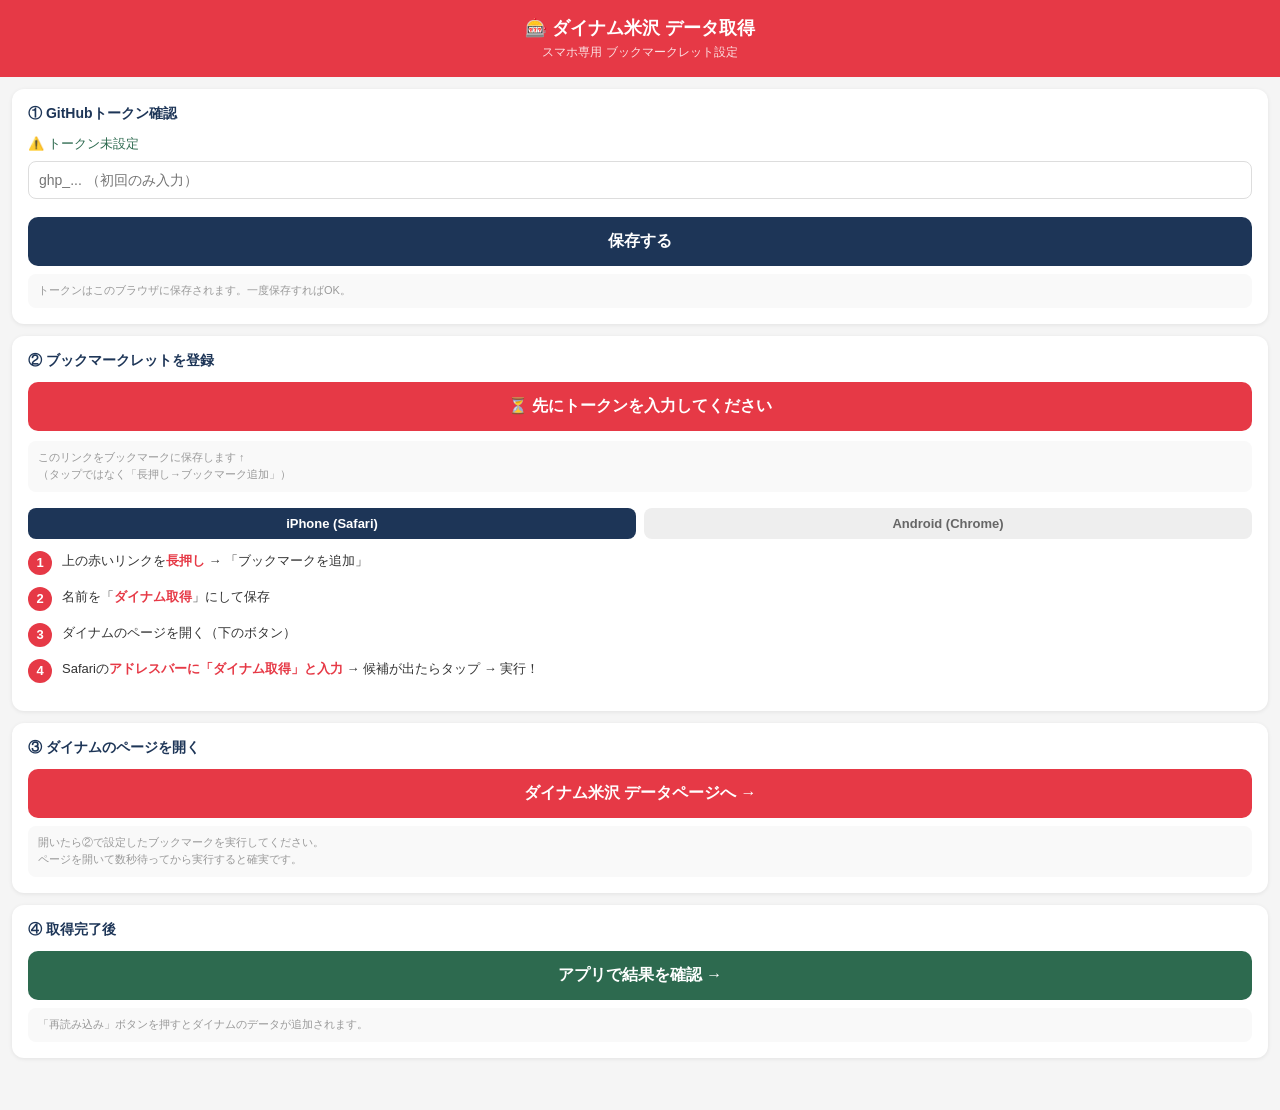
<file: docs/dynam.html>
<!DOCTYPE html>
<html lang="ja">
<head>
  <meta charset="UTF-8">
  <meta name="viewport" content="width=device-width, initial-scale=1.0">
  <title>ダイナム米沢 データ取得</title>
  <style>
    * { box-sizing: border-box; margin: 0; padding: 0; }
    body { font-family: -apple-system, BlinkMacSystemFont, 'Segoe UI', sans-serif; background: #f5f5f5; color: #333; }
    .header { background: #e63946; color: #fff; padding: 16px; text-align: center; }
    .header h1 { font-size: 18px; }
    .header p  { font-size: 12px; margin-top: 4px; opacity: .85; }
    .card { background: #fff; border-radius: 12px; margin: 12px; padding: 16px; box-shadow: 0 1px 4px rgba(0,0,0,.08); }
    .card h2 { font-size: 14px; font-weight: 700; margin-bottom: 12px; color: #1d3557; }
    .btn { display: block; width: 100%; padding: 14px; border: none; border-radius: 10px; font-size: 16px; font-weight: 700; cursor: pointer; text-align: center; text-decoration: none; margin-top: 10px; }
    .btn-red   { background: #e63946; color: #fff; }
    .btn-blue  { background: #1d3557; color: #fff; }
    .btn-green { background: #2d6a4f; color: #fff; }
    .btn-gray  { background: #eee; color: #555; font-size: 13px; }
    .step { display: flex; align-items: flex-start; gap: 10px; margin-bottom: 12px; }
    .step-num { background: #e63946; color: #fff; border-radius: 50%; width: 24px; height: 24px; flex-shrink: 0; display: flex; align-items: center; justify-content: center; font-size: 13px; font-weight: 700; }
    .step-text { font-size: 13px; line-height: 1.6; }
    .step-text strong { color: #e63946; }
    .note { font-size: 11px; color: #999; background: #f9f9f9; border-radius: 8px; padding: 8px 10px; margin-top: 8px; line-height: 1.6; }
    input[type=password] { width: 100%; padding: 10px; border: 1px solid #ddd; border-radius: 8px; font-size: 14px; margin-bottom: 8px; }
    .saved-badge { display: inline-block; background: #2d6a4f; color: #fff; border-radius: 12px; padding: 2px 10px; font-size: 11px; margin-left: 8px; }
    #bm-link { display: block; background: #e63946; color: #fff; border-radius: 10px; padding: 14px; text-align: center; font-size: 16px; font-weight: 700; text-decoration: none; margin-top: 10px; word-break: break-all; }
    .platform-tabs { display: flex; gap: 8px; margin-bottom: 12px; }
    .tab { flex: 1; padding: 8px; text-align: center; border-radius: 8px; font-size: 13px; font-weight: 600; cursor: pointer; border: none; }
    .tab.active { background: #1d3557; color: #fff; }
    .tab.inactive { background: #eee; color: #666; }
    .platform-content { display: none; }
    .platform-content.active { display: block; }
  </style>
</head>
<body>

<div class="header">
  <h1>🎰 ダイナム米沢 データ取得</h1>
  <p>スマホ専用 ブックマークレット設定</p>
</div>

<!-- トークン設定 -->
<div class="card">
  <h2>① GitHubトークン確認</h2>
  <div id="token-status" style="font-size:13px;color:#2d6a4f;margin-bottom:8px"></div>
  <input type="password" id="token-input" placeholder="ghp_... （初回のみ入力）">
  <button class="btn btn-blue" onclick="saveToken()">保存する</button>
  <p class="note">トークンはこのブラウザに保存されます。一度保存すればOK。</p>
</div>

<!-- ブックマークレットリンク -->
<div class="card">
  <h2>② ブックマークレットを登録</h2>
  <a id="bm-link" href="#">⏳ トークンを入力してください</a>
  <div class="note" style="margin-top:10px">このリンクをブックマークに保存します ↑<br>（タップではなく「長押し→ブックマーク追加」）</div>

  <div class="platform-tabs" style="margin-top:16px">
    <button class="tab active" onclick="switchTab('ios')">iPhone (Safari)</button>
    <button class="tab inactive" onclick="switchTab('android')">Android (Chrome)</button>
  </div>

  <div id="tab-ios" class="platform-content active">
    <div class="step"><div class="step-num">1</div><div class="step-text">上の赤いリンクを<strong>長押し</strong> → 「ブックマークを追加」</div></div>
    <div class="step"><div class="step-num">2</div><div class="step-text">名前を「<strong>ダイナム取得</strong>」にして保存</div></div>
    <div class="step"><div class="step-num">3</div><div class="step-text">ダイナムのページを開く（下のボタン）</div></div>
    <div class="step"><div class="step-num">4</div><div class="step-text">Safariの<strong>アドレスバーに「ダイナム取得」と入力</strong> → 候補が出たらタップ → 実行！</div></div>
  </div>

  <div id="tab-android" class="platform-content">
    <div class="step"><div class="step-num">1</div><div class="step-text">上の赤いリンクを<strong>長押し</strong> → 「リンクをコピー」</div></div>
    <div class="step"><div class="step-num">2</div><div class="step-text">Chrome右上メニュー → 「☆ ブックマークに追加」して任意ページを保存</div></div>
    <div class="step"><div class="step-num">3</div><div class="step-text">ブックマーク一覧を開いて「編集」→ URLをコピーしたものに<strong>貼り替え</strong></div></div>
    <div class="step"><div class="step-num">4</div><div class="step-text">ダイナムのページで<strong>アドレスバーにブックマーク名を入力</strong> → タップ → 実行！</div></div>
  </div>
</div>

<!-- ダイナムへ移動 -->
<div class="card">
  <h2>③ ダイナムのページを開く</h2>
  <a class="btn btn-red" href="https://www.dynam-data.jp/h/a725254/" target="_blank">ダイナム米沢 データページへ →</a>
  <p class="note" style="margin-top:8px">開いたら②で設定したブックマークを実行してください。<br>ページを開いて数秒待ってから実行すると確実です。</p>
</div>

<!-- アプリに戻る -->
<div class="card">
  <h2>④ 取得完了後</h2>
  <a class="btn btn-green" href="https://min-juggler.github.io/juggler/">アプリで結果を確認 →</a>
  <p class="note" style="margin-top:8px">「再読み込み」ボタンを押すとダイナムのデータが追加されます。</p>
</div>

<div style="height:40px"></div>

<script>
const REPO = 'min-juggler/juggler';
const GITHUB_BASE = 'https://raw.githubusercontent.com/' + REPO + '/main/docs/';

function getToken() {
  return localStorage.getItem('github_token') || '';
}

function saveToken() {
  const t = document.getElementById('token-input').value.trim();
  if (!t) { alert('トークンを入力してください'); return; }
  localStorage.setItem('github_token', t);
  updateUI();
  alert('保存しました！');
}

function switchTab(tab) {
  document.querySelectorAll('.tab').forEach(el => el.className = 'tab inactive');
  document.querySelectorAll('.platform-content').forEach(el => el.classList.remove('active'));
  event.currentTarget.className = 'tab active';
  document.getElementById('tab-' + tab).classList.add('active');
}

async function buildBookmarklet(token) {
  try {
    const r = await fetch(GITHUB_BASE + 'bookmarklet_dynam.js?_=' + Date.now(), { cache: 'no-store' });
    const code = await r.text();
    const replaced = code
      .replace(/__TOKEN__/g, token)
      .replace(/__REPO__/g, REPO);
    return 'javascript:' + encodeURIComponent('(async function(){' + replaced.replace(/^\(async function\(\)\{/, '').replace(/\}\)\(\);?\s*$/, '') + '})();');
  } catch(e) {
    return null;
  }
}

async function updateUI() {
  const token = getToken();
  const statusEl = document.getElementById('token-status');
  const bmLink = document.getElementById('bm-link');

  if (token) {
    statusEl.innerHTML = '✅ トークン設定済み <span class="saved-badge">保存済</span>';
    document.getElementById('token-input').placeholder = '変更する場合のみ入力';
    bmLink.textContent = '⏳ ブックマークレット生成中...';
    const url = await buildBookmarklet(token);
    if (url) {
      bmLink.href = url;
      bmLink.textContent = '🎰 ダイナムデータ取得（ここを長押し）';
    } else {
      bmLink.textContent = '❌ 生成失敗（ネット接続確認）';
    }
  } else {
    statusEl.textContent = '⚠️ トークン未設定';
    bmLink.href = '#';
    bmLink.textContent = '⏳ 先にトークンを入力してください';
    bmLink.onclick = e => { e.preventDefault(); alert('トークンを入力・保存してください'); };
  }
}

updateUI();
</script>

</body>
</html>
</file>
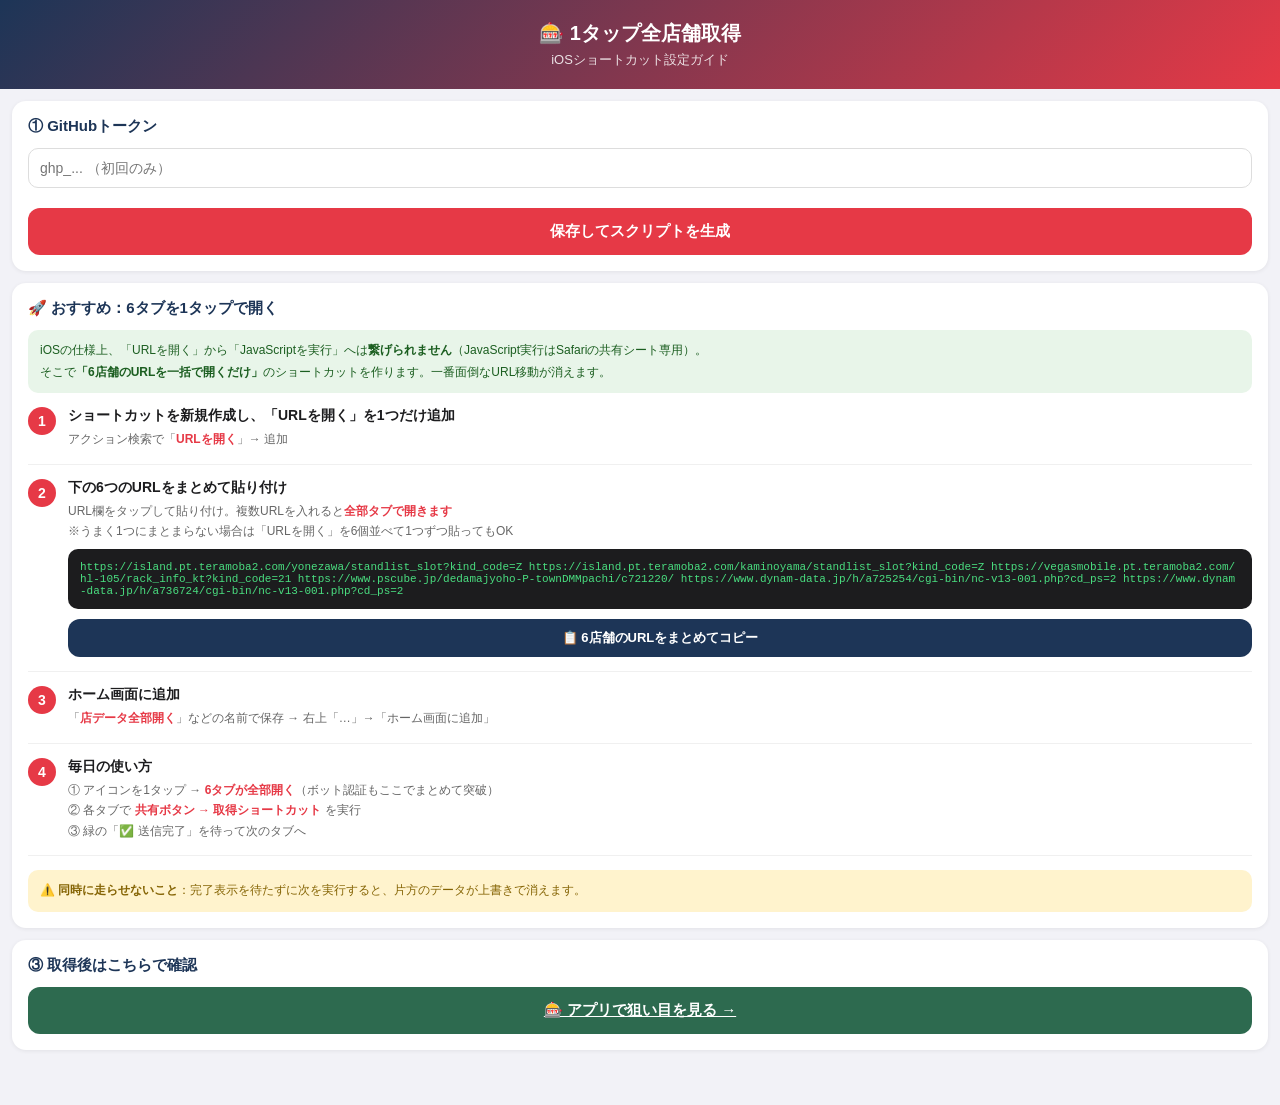
<file: docs/shortcut.html>
<!DOCTYPE html>
<html lang="ja">
<head>
  <meta charset="UTF-8">
  <meta name="viewport" content="width=device-width, initial-scale=1.0">
  <title>1タップ全店舗取得 – iOSショートカット設定</title>
  <style>
    *{box-sizing:border-box;margin:0;padding:0}
    body{font-family:-apple-system,BlinkMacSystemFont,'Segoe UI',sans-serif;background:#f2f2f7;color:#1c1c1e}
    .header{background:linear-gradient(135deg,#1d3557,#e63946);color:#fff;padding:20px 16px;text-align:center}
    .header h1{font-size:20px;margin-bottom:4px}
    .header p{font-size:13px;opacity:.85}
    .card{background:#fff;border-radius:14px;margin:12px;padding:16px;box-shadow:0 1px 4px rgba(0,0,0,.07)}
    .card h2{font-size:15px;font-weight:700;margin-bottom:12px;color:#1d3557}
    .btn{display:block;width:100%;padding:14px;border:none;border-radius:12px;font-size:15px;font-weight:700;cursor:pointer;text-align:center;margin-top:10px}
    .btn-primary{background:#e63946;color:#fff}
    .btn-copy{background:#1d3557;color:#fff;font-size:13px;padding:10px}
    .btn-green{background:#2d6a4f;color:#fff}
    .step{display:flex;align-items:flex-start;gap:12px;margin-bottom:14px;padding-bottom:14px;border-bottom:1px solid #f0f0f0}
    .step:last-child{border-bottom:none;margin-bottom:0}
    .step-num{background:#e63946;color:#fff;border-radius:50%;width:28px;height:28px;flex-shrink:0;display:flex;align-items:center;justify-content:center;font-size:14px;font-weight:700}
    .step-body{flex:1}
    .step-title{font-size:14px;font-weight:700;margin-bottom:4px}
    .step-desc{font-size:12px;color:#666;line-height:1.7}
    .step-desc strong{color:#e63946}
    .code-block{background:#1c1c1e;color:#4ade80;border-radius:10px;padding:12px;font-size:11px;font-family:monospace;word-break:break-all;margin-top:8px;max-height:80px;overflow:hidden;position:relative}
    .code-block.expanded{max-height:none}
    .token-ok{display:inline-block;background:#2d6a4f;color:#fff;border-radius:8px;padding:2px 8px;font-size:11px;margin-left:6px}
    input[type=password]{width:100%;padding:11px;border:1px solid #ddd;border-radius:10px;font-size:14px;margin-bottom:10px}
    .store-card{background:#f7f7f7;border-radius:10px;padding:12px;margin-bottom:10px}
    .store-card h3{font-size:13px;font-weight:700;margin-bottom:8px;color:#333}
    .copied{background:#2d6a4f!important}
    .flow-arrow{text-align:center;font-size:20px;color:#ccc;margin:4px 0}
    .badge{display:inline-block;border-radius:6px;padding:2px 8px;font-size:11px;font-weight:700;margin-right:4px}
    .badge-ios{background:#007aff;color:#fff}
    .badge-auto{background:#2d6a4f;color:#fff}
    .tag-new{background:#ff9f0a;color:#fff;border-radius:6px;padding:1px 6px;font-size:10px;margin-left:4px}
  </style>
</head>
<body>

<div class="header">
  <h1>🎰 1タップ全店舗取得</h1>
  <p>iOSショートカット設定ガイド</p>
</div>

<!-- STEP0: トークン -->
<div class="card">
  <h2>① GitHubトークン <span id="token-badge"></span></h2>
  <input type="password" id="token-input" placeholder="ghp_... （初回のみ）">
  <button class="btn btn-primary" onclick="saveToken()">保存してスクリプトを生成</button>
</div>

<!-- おすすめ: 6タブ一括オープン -->
<div class="card">
  <h2>🚀 おすすめ：6タブを1タップで開く</h2>

  <div style="background:#e8f5e9;border-radius:10px;padding:10px 12px;margin-bottom:14px;font-size:12px;color:#1b5e20;line-height:1.8">
    iOSの仕様上、「URLを開く」から「JavaScriptを実行」へは<b>繋げられません</b>（JavaScript実行はSafariの共有シート専用）。<br>
    そこで<b>「6店舗のURLを一括で開くだけ」</b>のショートカットを作ります。一番面倒なURL移動が消えます。
  </div>

  <div class="step">
    <div class="step-num">1</div>
    <div class="step-body">
      <div class="step-title">ショートカットを新規作成し、「URLを開く」を1つだけ追加</div>
      <div class="step-desc">アクション検索で「<strong>URLを開く</strong>」→ 追加</div>
    </div>
  </div>

  <div class="step">
    <div class="step-num">2</div>
    <div class="step-body">
      <div class="step-title">下の6つのURLをまとめて貼り付け</div>
      <div class="step-desc">URL欄をタップして貼り付け。複数URLを入れると<strong>全部タブで開きます</strong><br>
      ※うまく1つにまとまらない場合は「URLを開く」を6個並べて1つずつ貼ってもOK</div>
      <div class="code-block expanded" id="url-all">https://island.pt.teramoba2.com/yonezawa/standlist_slot?kind_code=Z
https://island.pt.teramoba2.com/kaminoyama/standlist_slot?kind_code=Z
https://vegasmobile.pt.teramoba2.com/hl-105/rack_info_kt?kind_code=21
https://www.pscube.jp/dedamajyoho-P-townDMMpachi/c721220/
https://www.dynam-data.jp/h/a725254/cgi-bin/nc-v13-001.php?cd_ps=2
https://www.dynam-data.jp/h/a736724/cgi-bin/nc-v13-001.php?cd_ps=2</div>
      <button class="btn btn-copy" onclick="copyText('url-all',this)">📋 6店舗のURLをまとめてコピー</button>
    </div>
  </div>

  <div class="step">
    <div class="step-num">3</div>
    <div class="step-body">
      <div class="step-title">ホーム画面に追加</div>
      <div class="step-desc">「<strong>店データ全部開く</strong>」などの名前で保存 → 右上「…」→「ホーム画面に追加」</div>
    </div>
  </div>

  <div class="step">
    <div class="step-num">4</div>
    <div class="step-body">
      <div class="step-title">毎日の使い方</div>
      <div class="step-desc">
        ① アイコンを1タップ → <strong>6タブが全部開く</strong>（ボット認証もここでまとめて突破）<br>
        ② 各タブで <strong>共有ボタン → 取得ショートカット</strong> を実行<br>
        ③ 緑の「✅ 送信完了」を待って次のタブへ
      </div>
    </div>
  </div>

  <div style="background:#fff3cd;border-radius:10px;padding:10px 12px;margin-top:10px;font-size:12px;color:#856404;line-height:1.8">
    ⚠️ <b>同時に走らせないこと</b>：完了表示を待たずに次を実行すると、片方のデータが上書きで消えます。
  </div>
</div>

<!-- STEP1: ショートカット作成 -->
<div class="card" id="shortcut-guide" style="display:none">
  <h2>② 取得用ショートカット（店舗ごと）</h2>

  <div style="background:#fff3cd;border-radius:10px;padding:10px 12px;margin-bottom:14px;font-size:12px;color:#856404;line-height:1.8">
    💡 各店舗のスクリプトはここからコピーします。<b>「Safariでスクリプトを実行」だけ</b>のショートカットを作り、
    店のページを開いた状態で<b>共有シートから実行</b>してください（これがiOS本来の使い方です）。<br>
    下の「URLを開く」の記載は、1タップ連鎖を試したい場合の参考です。
  </div>

  <!-- ショートカット作成手順 -->
  <div class="step">
    <div class="step-num">1</div>
    <div class="step-body">
      <div class="step-title">ショートカットアプリを開く</div>
      <div class="step-desc">ホーム画面の「<strong>ショートカット</strong>」→ 右上の「<strong>＋</strong>」</div>
    </div>
  </div>

  <!-- 店舗ごとにURLオープン+JS実行を繰り返す -->
  <div style="font-size:12px;color:#666;margin-bottom:10px;padding:8px 10px;background:#f5f5f5;border-radius:8px">
    以下の <strong>①URLを開く → ②待機(3秒) → ③スクリプト実行</strong> を6店舗分追加します（計18アクション）
  </div>

  <div style="background:#e8f5e9;border-radius:10px;padding:10px 12px;margin-bottom:14px;font-size:12px;color:#1b5e20;line-height:1.8">
    <b>⚠️ 先に1回だけ準備してください</b><br>
    ダイナム・ベガス成沢は<b>ボット認証</b>が出ます。
    初回は各店のURLをSafariで手動で開き、認証を通してください。
    Cookieが残るので、以降はショートカットだけで通ります。<br>
    <b>💡「待機」を必ず挟むこと</b>：ページ読み込みが終わる前にスクリプトが走ると失敗します。遅い店は5秒に伸ばしてください。<br>
    <b>📅 全店とも1回の実行で直近7日分</b>をまとめて取得します。各サイトが7日分のデータを持っているので、<b>週1回まわせば穴が空きません</b>。完了バーに対象日が出るので確認できます。3日分だった頃は2日サボるとその日が永久に失われていました。
  </div>

  <!-- アイランド米沢 -->
  <div class="store-card">
    <h3>🏪 アイランド米沢</h3>
    <div class="step-desc" style="margin-bottom:8px">「<strong>URLを開く</strong>」アクションを追加 → 以下のURLを貼り付け</div>
    <div class="code-block" id="url-yonezawa">https://island.pt.teramoba2.com/yonezawa/standlist_slot?kind_code=Z</div>
    <button class="btn btn-copy" onclick="copyText('url-yonezawa',this)">📋 URLをコピー</button>
    <div class="step-desc" style="margin-top:10px;margin-bottom:8px">「<strong>待機</strong>」3秒 → 「<strong>Safariでスクリプトを実行</strong>」アクション追加 → 以下をコピーして貼り付け</div>
    <div class="code-block" id="code-yonezawa">⏳ 生成中...</div>
    <button class="btn btn-copy" onclick="copyText('code-yonezawa',this)">📋 スクリプトをコピー</button>
  </div>

  <div class="flow-arrow">↓</div>

  <!-- 上山 -->
  <div class="store-card">
    <h3>🏪 1円劇場上山</h3>
    <div class="step-desc" style="margin-bottom:8px">「<strong>URLを開く</strong>」アクション追加 → URLを貼り付け</div>
    <div class="code-block" id="url-kaminoyama">https://island.pt.teramoba2.com/kaminoyama/standlist_slot?kind_code=Z</div>
    <button class="btn btn-copy" onclick="copyText('url-kaminoyama',this)">📋 URLをコピー</button>
    <div class="step-desc" style="margin-top:10px;margin-bottom:8px">「<strong>待機</strong>」3秒 → 「<strong>Safariでスクリプトを実行</strong>」アクション追加 → スクリプトを貼り付け</div>
    <div class="code-block" id="code-kaminoyama">⏳ 生成中...</div>
    <button class="btn btn-copy" onclick="copyText('code-kaminoyama',this)">📋 スクリプトをコピー</button>
  </div>

  <div class="flow-arrow">↓</div>

  <!-- ベガスベガス米沢 -->
  <div class="store-card">
    <h3>🏪 ベガスベガス米沢</h3>
    <div class="step-desc" style="margin-bottom:8px">「<strong>URLを開く</strong>」アクション追加 → URLを貼り付け</div>
    <div class="code-block" id="url-vegas">https://vegasmobile.pt.teramoba2.com/hl-105/rack_info_kt?kind_code=21</div>
    <button class="btn btn-copy" onclick="copyText('url-vegas',this)">📋 URLをコピー</button>
    <div class="step-desc" style="margin-top:10px;margin-bottom:8px">「<strong>待機</strong>」3秒 → 「<strong>Safariでスクリプトを実行</strong>」アクション追加 → スクリプトを貼り付け</div>
    <div class="code-block" id="code-vegas">⏳ 生成中...</div>
    <button class="btn btn-copy" onclick="copyText('code-vegas',this)">📋 スクリプトをコピー</button>
  </div>

  <div class="flow-arrow">↓</div>

  <!-- ベガスベガス成沢 -->
  <div class="store-card">
    <h3>🏪 ベガスベガス成沢</h3>
    <div class="step-desc" style="margin-bottom:8px">※ 成沢だけはテラモバではなく<strong>P'sCUBE</strong>。URLが他店と違うので注意</div>
    <div class="step-desc" style="margin-bottom:8px">「<strong>URLを開く</strong>」アクション追加 → URLを貼り付け</div>
    <div class="code-block" id="url-narusawa">https://www.pscube.jp/dedamajyoho-P-townDMMpachi/c721220/</div>
    <button class="btn btn-copy" onclick="copyText('url-narusawa',this)">📋 URLをコピー</button>
    <div class="step-desc" style="margin-top:10px;margin-bottom:8px">「<strong>待機</strong>」3秒 → 「<strong>Safariでスクリプトを実行</strong>」アクション追加 → スクリプトを貼り付け（他店と同じスクリプトでOK・URLで自動判別）</div>
    <div class="code-block" id="code-narusawa">⏳ 生成中...</div>
    <button class="btn btn-copy" onclick="copyText('code-narusawa',this)">📋 スクリプトをコピー</button>
  </div>

  <div class="flow-arrow">↓</div>

  <!-- MGM米沢 -->
  <div class="store-card">
    <h3>🏪 MGM米沢</h3>
    <div class="step-desc" style="margin-bottom:8px">※ 成沢と同じ<strong>P'sCUBE</strong>。<b>この店は3日分しか残らない</b>ので、3日に1回は回してください（他店は7日分）</div>
    <div class="step-desc" style="margin-bottom:8px">「<strong>URLを開く</strong>」アクション追加 → URLを貼り付け</div>
    <div class="code-block" id="url-mgm">https://www.pscube.jp/dedamajyoho-P-townDMMpachi/c741309/</div>
    <button class="btn btn-copy" onclick="copyText('url-mgm',this)">📋 URLをコピー</button>
    <div class="step-desc" style="margin-top:10px;margin-bottom:8px">「<strong>待機</strong>」3秒 → 「<strong>Safariでスクリプトを実行</strong>」アクション追加 → スクリプトを貼り付け（他店と同じスクリプトでOK・URLで自動判別）</div>
    <div class="code-block" id="code-mgm">⏳ 生成中...</div>
    <button class="btn btn-copy" onclick="copyText('code-mgm',this)">📋 スクリプトをコピー</button>
  </div>

  <div class="flow-arrow">↓</div>

  <!-- ダイナム米沢 -->
  <div class="store-card">
    <h3>🏪 ダイナム米沢</h3>
    <div class="step-desc" style="margin-bottom:8px">※ 最初にロボット認証が出たら、手で認証してから実行してください</div>
    <div class="step-desc" style="margin-bottom:8px">「<strong>URLを開く</strong>」アクション追加 → URLを貼り付け</div>
    <div class="code-block" id="url-dynam">https://www.dynam-data.jp/h/a725254/cgi-bin/nc-v13-001.php?cd_ps=2</div>
    <button class="btn btn-copy" onclick="copyText('url-dynam',this)">📋 URLをコピー</button>
    <div class="step-desc" style="margin-top:10px;margin-bottom:8px">「<strong>待機</strong>」3秒 → 「<strong>Safariでスクリプトを実行</strong>」アクション追加 → スクリプトを貼り付け</div>
    <div class="code-block" id="code-dynam">⏳ 生成中...</div>
    <button class="btn btn-copy" onclick="copyText('code-dynam',this)">📋 スクリプトをコピー</button>
  </div>

  <div class="flow-arrow">↓</div>

  <!-- ダイナム天童 -->
  <div class="store-card">
    <h3>🏪 ダイナム天童</h3>
    <div class="step-desc" style="margin-bottom:8px">※ 最初にロボット認証が出たら、手で認証してから実行してください</div>
    <div class="step-desc" style="margin-bottom:8px">「<strong>URLを開く</strong>」アクション追加 → URLを貼り付け</div>
    <div class="code-block" id="url-dynam-tendo">https://www.dynam-data.jp/h/a736724/cgi-bin/nc-v13-001.php?cd_ps=2</div>
    <button class="btn btn-copy" onclick="copyText('url-dynam-tendo',this)">📋 URLをコピー</button>
    <div class="step-desc" style="margin-top:10px;margin-bottom:8px">「<strong>待機</strong>」3秒 → 「<strong>Safariでスクリプトを実行</strong>」アクション追加 → スクリプトを貼り付け（米沢と同じスクリプトでOK・URLで自動判別）</div>
    <div class="code-block" id="code-dynam-tendo">⏳ 生成中...</div>
    <button class="btn btn-copy" onclick="copyText('code-dynam-tendo',this)">📋 スクリプトをコピー</button>
  </div>

  <!-- ニラク吉原は2026-08-25に対応を打ち切った。
       Cloudflareのボット認証を突破できず、3ヶ月間で一度もデータ取得に成功しなかったため。 -->

  <div class="step" style="margin-top:14px">
    <div class="step-num">2</div>
    <div class="step-body">
      <div class="step-title">ショートカットに名前をつける</div>
      <div class="step-desc">「<strong>ジャグラーデータ取得</strong>」など好きな名前で保存</div>
    </div>
  </div>

  <div class="step">
    <div class="step-num">3</div>
    <div class="step-body">
      <div class="step-title">ホーム画面に追加</div>
      <div class="step-desc">ショートカットを開いて右上「…」→「<strong>ホーム画面に追加</strong>」<br>毎日このアイコンをタップするだけで6店舗一括取得！</div>
    </div>
  </div>
</div>

<!-- アプリへ -->
<div class="card">
  <h2>③ 取得後はこちらで確認</h2>
  <a class="btn btn-green" href="https://min-juggler.github.io/juggler/">🎰 アプリで狙い目を見る →</a>
</div>

<div style="height:40px"></div>

<script>
const REPO = 'min-juggler/juggler';
const GITHUB_BASE = 'https://raw.githubusercontent.com/' + REPO + '/main/docs/';

// iOS Shortcut用: completion()付きラッパー（インライン方式）
// ※ iOS Shortcutsは eval() を禁止しているため、ローダー方式は使えない
function wrapForShortcut(code, token, repo) {
  return code
    .replace(/__TOKEN__/g, token)
    .replace(/__REPO__/g, repo)
    .replace(/\}\)\(\);\s*$/, '})().then(r=>completion("done")).catch(e=>completion("error:"+e.message));');
}

// iOS用: 1回の実行で直近N日分（今日・昨日・…）を取得するラッパー
// ※スクリプト内部の completion('done') はローカルで無効化し、全日終了後に本物を呼ぶ
// 各サイトは7日分のデータを持っている。3日分しか取りに行かないと、2日サボった時点で
// その日は永久に失われる（実際8/28が全滅した）。7日にすると週1回まわせば穴が空かない。
const DAYS = 7;

function wrapForShortcut3Day(code, token, repo, days) {
  const body = code
    .replace(/__TOKEN__/g, token)
    .replace(/__REPO__/g, repo)
    .replace(/^\(async function\(\)\{/, 'async function __jugRun(){var completion=function(){};')
    .replace(/\}\)\(\);\s*$/, '}');
  return body +
    '\nvar __realDone=(typeof completion==="function")?completion:function(){};' +
    '(async function(){for(var o=0;o>-' + days + ';o--){window.__JUG_DAYOFF__=o;try{await __jugRun();}catch(e){}}__realDone("done");})();';
}

async function fetchScript(filename) {
  const r = await fetch(GITHUB_BASE + filename + '?_=' + Date.now(), {cache:'no-store'});
  return await r.text();
}

// アプリ側(main.js)が以前JSON形式で保存していた分も読めるようにする。
// クォート付きのまま使うと壊れたトークンをスクリプトに埋め込んでしまう。
function getToken() {
  let raw = localStorage.getItem('github_token') || '';
  raw = raw.trim();
  if (raw.startsWith('"') && raw.endsWith('"')) {
    try { return JSON.parse(raw) || ''; } catch (e) { return raw.slice(1, -1); }
  }
  return raw;
}

function saveToken() {
  const t = document.getElementById('token-input').value.trim();
  if (!t) { alert('トークンを入力してください'); return; }
  localStorage.setItem('github_token', t.trim());
  updateUI();
}

async function updateUI() {
  const token = getToken();
  const badge = document.getElementById('token-badge');
  const guide = document.getElementById('shortcut-guide');

  if (!token) {
    badge.innerHTML = '';
    guide.style.display = 'none';
    return;
  }

  badge.innerHTML = '<span class="token-ok">✅ 設定済</span>';
  document.getElementById('token-input').placeholder = '変更する場合のみ入力';
  guide.style.display = 'block';

  try {
    // テラモバスクリプト（yonezawa/kaminoyama両対応）
    const teramoba = await fetchScript('bookmarklet_code.js');
    const dynamCode = await fetchScript('bookmarklet_dynam.js');

    document.getElementById('code-yonezawa').textContent  = wrapForShortcut3Day(teramoba, token, REPO, DAYS);
    document.getElementById('code-kaminoyama').textContent = wrapForShortcut3Day(teramoba, token, REPO, DAYS);
    document.getElementById('code-vegas').textContent     = wrapForShortcut3Day(teramoba, token, REPO, DAYS);
    // 成沢(P'sCUBE)もbookmarklet_code.js内で自動判別される。D0〜D6の7日分に対応。
    document.getElementById('code-narusawa').textContent  = wrapForShortcut3Day(teramoba, token, REPO, DAYS);
    // MGM米沢も同じP'sCUBE。スクリプトはURLで店を自動判別するので中身は共通。
    document.getElementById('code-mgm').textContent       = wrapForShortcut3Day(teramoba, token, REPO, DAYS);
    // ダイナムもDai[]にD0〜D6の7日分を持つ
    document.getElementById('code-dynam').textContent     = wrapForShortcut3Day(dynamCode, token, REPO, DAYS);
    document.getElementById('code-dynam-tendo').textContent = wrapForShortcut3Day(dynamCode, token, REPO, DAYS);
  } catch(e) {
    ['yonezawa','kaminoyama','vegas','narusawa','mgm','dynam','dynam-tendo'].forEach(id => {
      document.getElementById('code-' + id).textContent = '❌ 生成失敗: ' + e.message;
    });
  }
}

function copyText(elementId, btn) {
  const text = document.getElementById(elementId).textContent;
  navigator.clipboard.writeText(text).then(() => {
    const orig = btn.textContent;
    btn.textContent = '✅ コピーしました！';
    btn.classList.add('copied');
    setTimeout(() => { btn.textContent = orig; btn.classList.remove('copied'); }, 2000);
  }).catch(() => {
    // フォールバック
    const el = document.getElementById(elementId);
    const range = document.createRange();
    range.selectNodeContents(el);
    window.getSelection().removeAllRanges();
    window.getSelection().addRange(range);
    document.execCommand('copy');
    btn.textContent = '✅ コピーしました！';
    setTimeout(() => btn.textContent = '📋 コピー', 2000);
  });
}

updateUI();
</script>
</body>
</html>
</file>
